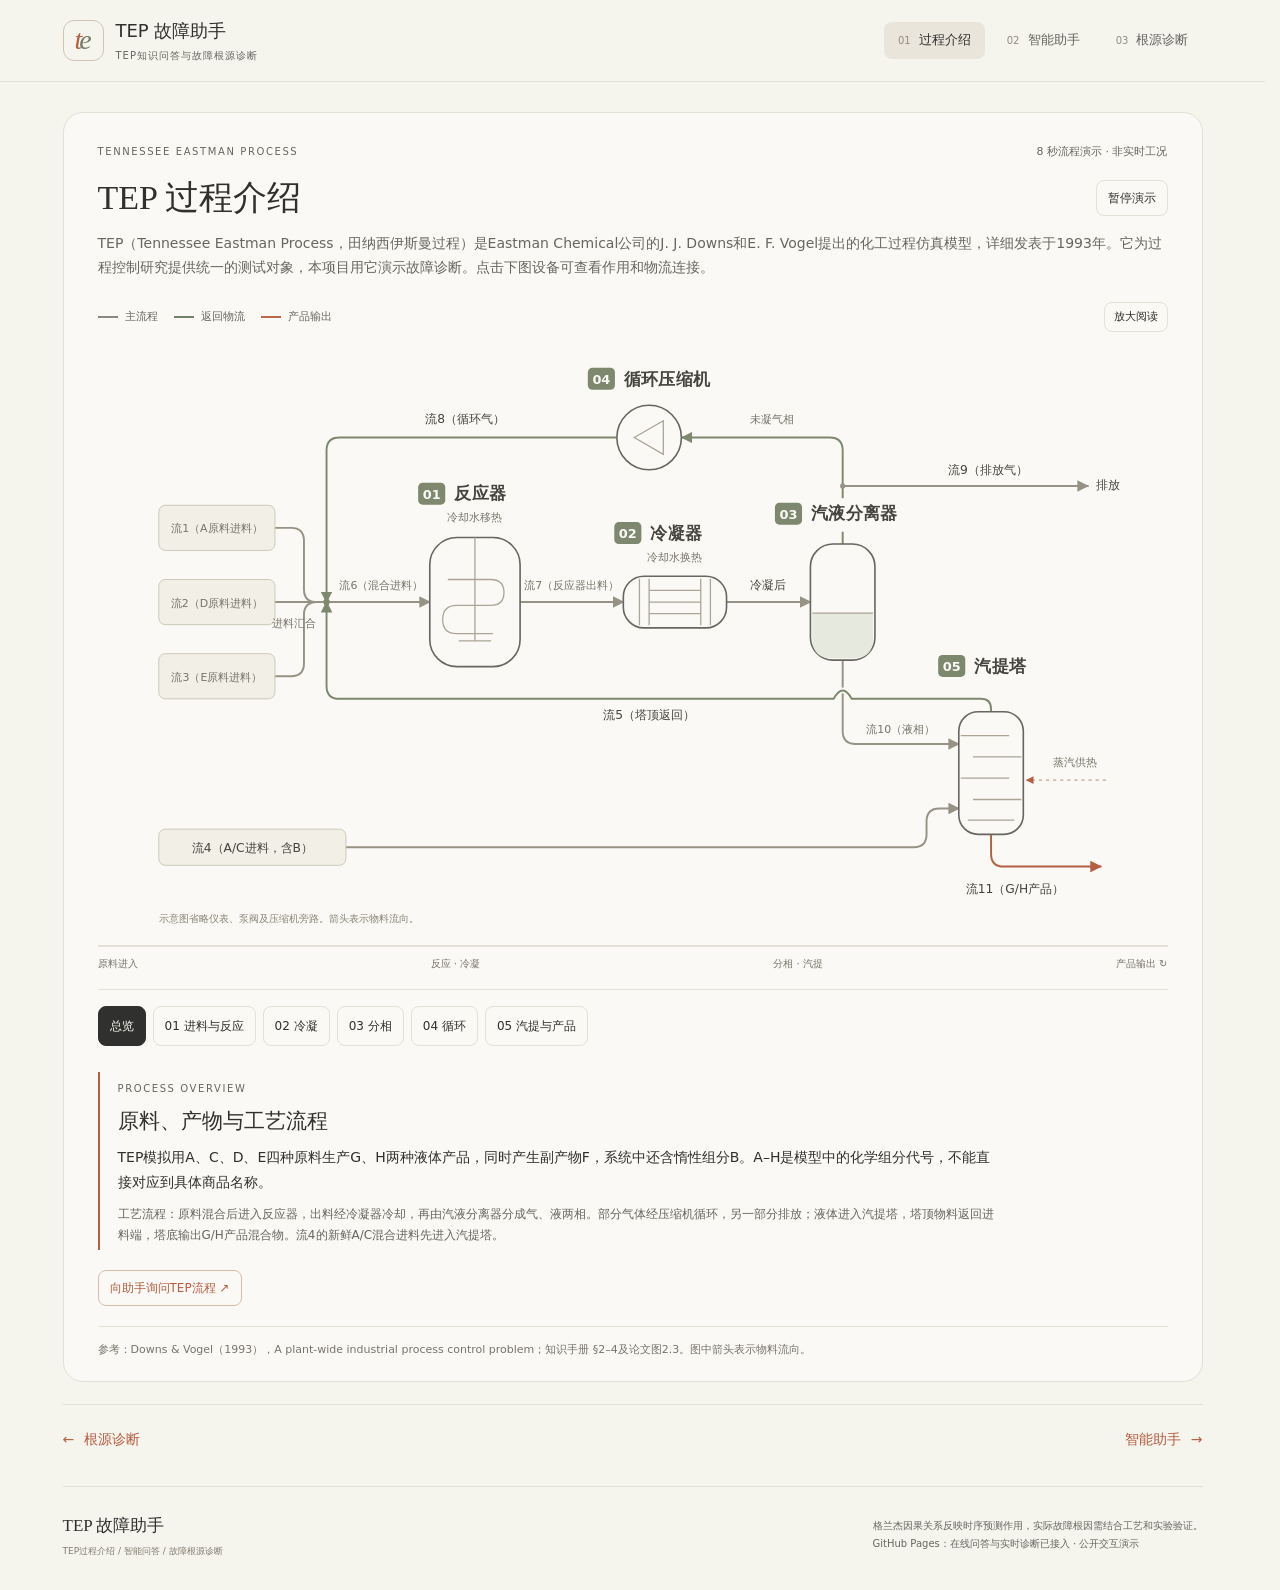
<file: docs/index.html>
<!doctype html>
<html lang="zh-CN"><head><meta charset="utf-8"><meta name="viewport" content="width=device-width,initial-scale=1">
<title>TEP 故障助手 · 工艺、知识与诊断</title>
<style>
.tep-process{--tep-paper:#faf9f5;--tep-ink:#30302e;--tep-muted:#67665f;--tep-border:#e3e0d6;--tep-accent:#b65e42;background:var(--tep-paper);color:var(--tep-ink);border:1px solid var(--tep-border);border-radius:20px;padding:28px 26px 18px;margin:20px 0 30px;overflow:hidden}
.tep-topline,.tep-title-row,.tep-legend{display:flex;align-items:center;justify-content:space-between;gap:12px;flex-wrap:wrap}.tep-kicker{font-size:10px;letter-spacing:1.6px;color:var(--tep-muted)}.tep-disclaimer{font-size:11px;color:var(--tep-muted)}.tep-title-row{margin-top:14px}.tep-process h2{font-family:Georgia,"Songti SC","SimSun",serif;font-size:27px;font-weight:500;line-height:1.4;margin:0}.tep-intro{font-size:14px;color:var(--tep-muted);margin:10px 0 22px;line-height:1.7}
.tep-process button{font-size:12px;min-height:36px;padding:8px 11px;border:1px solid var(--tep-border);background:transparent;color:var(--tep-ink);border-radius:8px;transition:background .2s,border-color .2s}.tep-process button:hover{background:#eeece3;border-color:#c9c5b9}.tep-process button:focus-visible,.tep-canvas:focus-visible{outline:2px solid var(--tep-accent);outline-offset:3px}.tep-process button:disabled{cursor:default}
.tep-legend{justify-content:flex-start;gap:16px;font-size:11px;color:var(--tep-muted)}.tep-legend span{display:flex;align-items:center;gap:7px}.tep-legend i{width:20px;height:2px;display:inline-block;background:#8b887f}.tep-legend .tep-line-recycle{background:#71816a}.tep-legend .tep-line-product{background:#be684b}.tep-legend button{margin-left:auto;font-size:11px;min-height:30px;padding:5px 9px}
.tep-canvas{overflow:auto;margin:12px -6px 0;scrollbar-width:thin;scrollbar-color:#b8b4a8 transparent}.tep-svg{width:100%;height:auto;display:block;overflow:visible}.tep-process.is-enlarged .tep-svg{min-width:1500px}.tep-svg text{font-family:system-ui,-apple-system,"Microsoft YaHei",sans-serif;fill:var(--tep-ink);font-size:18px}.tep-svg .tep-stream-label{font-size:17px;fill:var(--tep-muted);paint-order:stroke;stroke:var(--tep-paper);stroke-width:6px;stroke-linejoin:round}.tep-pipe{color:#8b887f;transition:opacity .35s}.tep-recycle{color:#71816a}.tep-product{color:#be684b}.tep-pipe-clear{fill:none;stroke:var(--tep-paper);stroke-width:9px}.tep-pipe-base{fill:none;stroke:currentColor;stroke-width:2;opacity:.6;stroke-linejoin:round}.tep-trace{fill:none;stroke:currentColor;stroke-width:3;stroke-dasharray:1000;stroke-dashoffset:1000;opacity:0;pointer-events:none}.tep-flow{fill:none;stroke:#b65e42;stroke-width:5;stroke-linecap:round;stroke-dasharray:40 1960;stroke-dashoffset:40;opacity:0;pointer-events:none}.tep-timed{animation-duration:8s;animation-timing-function:linear;animation-iteration-count:infinite;animation-play-state:paused}.tep-process[data-running="true"] .tep-timed{animation-play-state:running}.tep-pulse{fill:#f2e5d4;stroke:#c99277;stroke-width:1.5;opacity:0;pointer-events:none}.tep-process.has-focus .tep-pulse{display:none}.tep-product-finish{animation-name:tep-product-done}@keyframes tep-product-done{0%,86%,100%{fill:#faf9f5;stroke:#b8b3a6}90%,95%{fill:#edd6c2;stroke:#b65e42}}.tep-timeline{height:2px;background:#e4e0d5;margin-top:8px;overflow:hidden}.tep-timeline span{display:block;width:100%;height:100%;background:#b65e42;transform-origin:left;transform:scaleX(0);animation-name:tep-progress}.tep-timeline-labels{display:flex;justify-content:space-between;gap:8px;font-size:10px;color:#77746b;margin:9px 0 17px}@keyframes tep-progress{to{transform:scaleX(1)}}
.tep-equipment{cursor:pointer;outline:none;transition:opacity .35s}.tep-hit{fill:transparent;stroke:transparent;stroke-width:1.5;transition:fill .25s,stroke .25s}.tep-equipment:hover .tep-hit,.tep-equipment:focus-visible .tep-hit{fill:#efede5;stroke:#c4bfb0}.tep-equipment.is-selected .tep-hit{fill:#f1e8dd;stroke:#c99277}.tep-vessel{fill:var(--tep-paper);stroke:#5e5d59;stroke-width:2}.tep-internal{fill:none;stroke:#aaa598;stroke-width:1.7;stroke-linecap:round}.tep-liquid-fill{fill:#e8e7da}.tep-svg .tep-device-label{font-size:20px;font-weight:500}.tep-svg .tep-device-number{font-size:12px;fill:#969185;letter-spacing:1px}.tep-process.has-focus .tep-pipe:not(.is-related){opacity:.16}.tep-process.has-focus .tep-equipment:not(.is-related){opacity:.38}.tep-pipe.is-related .tep-pipe-base{stroke-width:2.5}.tep-boundaries{fill:var(--tep-paper);stroke:#b8b3a6;stroke-width:1.5}.tep-boundaries text{stroke:none}.tep-boundaries circle{fill:#8b887f;stroke:none}.tep-utilities{fill:none;stroke:#c4bfb1;stroke-width:1.3;stroke-dasharray:3 4}.tep-utilities text{stroke:none;fill:#77746b;font-size:15px}.tep-svg .tep-minor-label{font-size:15px;fill:#77746b}
.tep-steps{display:flex;flex-wrap:wrap;gap:7px;padding:16px 0;border-top:1px solid var(--tep-border)}.tep-steps button[aria-pressed="true"]{background:#30302e;border-color:#30302e;color:#faf9f5}.tep-explanation{border-left:2px solid var(--tep-accent);padding:3px 0 3px 18px;margin:10px 0 20px;min-height:172px}.tep-explanation h3{font-family:Georgia,"Songti SC","SimSun",serif;font-size:21px;font-weight:500;margin:8px 0;line-height:1.4}.tep-explanation p{font-size:14px;line-height:1.8;margin:0}.tep-explanation .tep-caption-note{font-size:12px;color:var(--tep-muted);margin-top:9px}.tep-source{font-size:11px!important;color:#77746b;line-height:1.6!important;margin:0;padding-top:14px;border-top:1px solid var(--tep-border)}
@media(max-width:600px){.tep-process{padding:20px 16px 16px}.tep-topline{gap:6px}.tep-title-row{align-items:flex-start}.tep-process h2{font-size:23px}.tep-disclaimer{font-size:10px}.tep-title-row button{font-size:11px}.tep-legend{gap:10px}.tep-legend button{margin-left:0}.tep-explanation{min-height:240px;padding-left:13px}.tep-explanation h3{font-size:19px}.tep-steps button{min-height:40px}.tep-intro{margin-bottom:16px}}
@media(prefers-reduced-motion:reduce){.tep-process *, .tep-process *::before{transition:none!important}}
.tep-pipe[data-pipe="feed-a"] .tep-trace{animation-name:tep-trace-feed-a}@keyframes tep-trace-feed-a{0%,0.625%{stroke-dashoffset:1000;opacity:0}0.635%{stroke-dashoffset:1000;opacity:.85}12.500%,94%{stroke-dashoffset:0;opacity:.85}98%,100%{stroke-dashoffset:0;opacity:0}}.tep-pipe[data-pipe="feed-a"] .tep-flow{animation-name:tep-flow-feed-a}@keyframes tep-flow-feed-a{0%,0.625%{stroke-dashoffset:40;opacity:0}0.635%{stroke-dashoffset:40;opacity:.95}12.500%{stroke-dashoffset:-1000;opacity:.95}12.510%,100%{stroke-dashoffset:-1000;opacity:0}}.tep-pipe[data-pipe="feed-d"] .tep-trace{animation-name:tep-trace-feed-d}@keyframes tep-trace-feed-d{0%,0.625%{stroke-dashoffset:1000;opacity:0}0.635%{stroke-dashoffset:1000;opacity:.85}12.500%,94%{stroke-dashoffset:0;opacity:.85}98%,100%{stroke-dashoffset:0;opacity:0}}.tep-pipe[data-pipe="feed-d"] .tep-flow{animation-name:tep-flow-feed-d}@keyframes tep-flow-feed-d{0%,0.625%{stroke-dashoffset:40;opacity:0}0.635%{stroke-dashoffset:40;opacity:.95}12.500%{stroke-dashoffset:-1000;opacity:.95}12.510%,100%{stroke-dashoffset:-1000;opacity:0}}.tep-pipe[data-pipe="feed-e"] .tep-trace{animation-name:tep-trace-feed-e}@keyframes tep-trace-feed-e{0%,0.625%{stroke-dashoffset:1000;opacity:0}0.635%{stroke-dashoffset:1000;opacity:.85}12.500%,94%{stroke-dashoffset:0;opacity:.85}98%,100%{stroke-dashoffset:0;opacity:0}}.tep-pipe[data-pipe="feed-e"] .tep-flow{animation-name:tep-flow-feed-e}@keyframes tep-flow-feed-e{0%,0.625%{stroke-dashoffset:40;opacity:0}0.635%{stroke-dashoffset:40;opacity:.95}12.500%{stroke-dashoffset:-1000;opacity:.95}12.510%,100%{stroke-dashoffset:-1000;opacity:0}}.tep-pipe[data-pipe="mixed"] .tep-trace{animation-name:tep-trace-mixed}@keyframes tep-trace-mixed{0%,11.875%{stroke-dashoffset:1000;opacity:0}11.885%{stroke-dashoffset:1000;opacity:.85}16.875%,94%{stroke-dashoffset:0;opacity:.85}98%,100%{stroke-dashoffset:0;opacity:0}}.tep-pipe[data-pipe="mixed"] .tep-flow{animation-name:tep-flow-mixed}@keyframes tep-flow-mixed{0%,11.875%{stroke-dashoffset:40;opacity:0}11.885%{stroke-dashoffset:40;opacity:.95}16.875%{stroke-dashoffset:-1000;opacity:.95}16.885%,100%{stroke-dashoffset:-1000;opacity:0}}.tep-pipe[data-pipe="react-out"] .tep-trace{animation-name:tep-trace-react-out}@keyframes tep-trace-react-out{0%,25.000%{stroke-dashoffset:1000;opacity:0}25.010%{stroke-dashoffset:1000;opacity:.85}33.125%,94%{stroke-dashoffset:0;opacity:.85}98%,100%{stroke-dashoffset:0;opacity:0}}.tep-pipe[data-pipe="react-out"] .tep-flow{animation-name:tep-flow-react-out}@keyframes tep-flow-react-out{0%,25.000%{stroke-dashoffset:40;opacity:0}25.010%{stroke-dashoffset:40;opacity:.95}33.125%{stroke-dashoffset:-1000;opacity:.95}33.135%,100%{stroke-dashoffset:-1000;opacity:0}}.tep-pipe[data-pipe="condensed"] .tep-trace{animation-name:tep-trace-condensed}@keyframes tep-trace-condensed{0%,37.500%{stroke-dashoffset:1000;opacity:0}37.510%{stroke-dashoffset:1000;opacity:.85}44.375%,94%{stroke-dashoffset:0;opacity:.85}98%,100%{stroke-dashoffset:0;opacity:0}}.tep-pipe[data-pipe="condensed"] .tep-flow{animation-name:tep-flow-condensed}@keyframes tep-flow-condensed{0%,37.500%{stroke-dashoffset:40;opacity:0}37.510%{stroke-dashoffset:40;opacity:.95}44.375%{stroke-dashoffset:-1000;opacity:.95}44.385%,100%{stroke-dashoffset:-1000;opacity:0}}.tep-pipe[data-pipe="gas"] .tep-trace{animation-name:tep-trace-gas}@keyframes tep-trace-gas{0%,50.000%{stroke-dashoffset:1000;opacity:0}50.010%{stroke-dashoffset:1000;opacity:.85}55.625%,94%{stroke-dashoffset:0;opacity:.85}98%,100%{stroke-dashoffset:0;opacity:0}}.tep-pipe[data-pipe="gas"] .tep-flow{animation-name:tep-flow-gas}@keyframes tep-flow-gas{0%,50.000%{stroke-dashoffset:40;opacity:0}50.010%{stroke-dashoffset:40;opacity:.95}55.625%{stroke-dashoffset:-1000;opacity:.95}55.635%,100%{stroke-dashoffset:-1000;opacity:0}}.tep-pipe[data-pipe="recycle"] .tep-trace{animation-name:tep-trace-recycle}@keyframes tep-trace-recycle{0%,58.750%{stroke-dashoffset:1000;opacity:0}58.760%{stroke-dashoffset:1000;opacity:.85}73.750%,94%{stroke-dashoffset:0;opacity:.85}98%,100%{stroke-dashoffset:0;opacity:0}}.tep-pipe[data-pipe="recycle"] .tep-flow{animation-name:tep-flow-recycle}@keyframes tep-flow-recycle{0%,58.750%{stroke-dashoffset:40;opacity:0}58.760%{stroke-dashoffset:40;opacity:.95}73.750%{stroke-dashoffset:-1000;opacity:.95}73.760%,100%{stroke-dashoffset:-1000;opacity:0}}.tep-pipe[data-pipe="purge"] .tep-trace{animation-name:tep-trace-purge}@keyframes tep-trace-purge{0%,50.000%{stroke-dashoffset:1000;opacity:0}50.010%{stroke-dashoffset:1000;opacity:.85}62.500%,94%{stroke-dashoffset:0;opacity:.85}98%,100%{stroke-dashoffset:0;opacity:0}}.tep-pipe[data-pipe="purge"] .tep-flow{animation-name:tep-flow-purge}@keyframes tep-flow-purge{0%,50.000%{stroke-dashoffset:40;opacity:0}50.010%{stroke-dashoffset:40;opacity:.95}62.500%{stroke-dashoffset:-1000;opacity:.95}62.510%,100%{stroke-dashoffset:-1000;opacity:0}}.tep-pipe[data-pipe="liquid"] .tep-trace{animation-name:tep-trace-liquid}@keyframes tep-trace-liquid{0%,51.250%{stroke-dashoffset:1000;opacity:0}51.260%{stroke-dashoffset:1000;opacity:.85}60.625%,94%{stroke-dashoffset:0;opacity:.85}98%,100%{stroke-dashoffset:0;opacity:0}}.tep-pipe[data-pipe="liquid"] .tep-flow{animation-name:tep-flow-liquid}@keyframes tep-flow-liquid{0%,51.250%{stroke-dashoffset:40;opacity:0}51.260%{stroke-dashoffset:40;opacity:.95}60.625%{stroke-dashoffset:-1000;opacity:.95}60.635%,100%{stroke-dashoffset:-1000;opacity:0}}.tep-pipe[data-pipe="strip-feed"] .tep-trace{animation-name:tep-trace-strip-feed}@keyframes tep-trace-strip-feed{0%,50.000%{stroke-dashoffset:1000;opacity:0}50.010%{stroke-dashoffset:1000;opacity:.85}60.625%,94%{stroke-dashoffset:0;opacity:.85}98%,100%{stroke-dashoffset:0;opacity:0}}.tep-pipe[data-pipe="strip-feed"] .tep-flow{animation-name:tep-flow-strip-feed}@keyframes tep-flow-strip-feed{0%,50.000%{stroke-dashoffset:40;opacity:0}50.010%{stroke-dashoffset:40;opacity:.95}60.625%{stroke-dashoffset:-1000;opacity:.95}60.635%,100%{stroke-dashoffset:-1000;opacity:0}}.tep-pipe[data-pipe="top-return"] .tep-trace{animation-name:tep-trace-top-return}@keyframes tep-trace-top-return{0%,68.750%{stroke-dashoffset:1000;opacity:0}68.760%{stroke-dashoffset:1000;opacity:.85}83.750%,94%{stroke-dashoffset:0;opacity:.85}98%,100%{stroke-dashoffset:0;opacity:0}}.tep-pipe[data-pipe="top-return"] .tep-flow{animation-name:tep-flow-top-return}@keyframes tep-flow-top-return{0%,68.750%{stroke-dashoffset:40;opacity:0}68.760%{stroke-dashoffset:40;opacity:.95}83.750%{stroke-dashoffset:-1000;opacity:.95}83.760%,100%{stroke-dashoffset:-1000;opacity:0}}.tep-pipe[data-pipe="product"] .tep-trace{animation-name:tep-trace-product}@keyframes tep-trace-product{0%,75.000%{stroke-dashoffset:1000;opacity:0}75.010%{stroke-dashoffset:1000;opacity:.85}90.000%,94%{stroke-dashoffset:0;opacity:.85}98%,100%{stroke-dashoffset:0;opacity:0}}.tep-pipe[data-pipe="product"] .tep-flow{animation-name:tep-flow-product}@keyframes tep-flow-product{0%,75.000%{stroke-dashoffset:40;opacity:0}75.010%{stroke-dashoffset:40;opacity:.95}90.000%{stroke-dashoffset:-1000;opacity:.95}90.010%,100%{stroke-dashoffset:-1000;opacity:0}}.tep-equipment[data-equipment="reactor"] .tep-pulse{animation-name:tep-unit-reactor}@keyframes tep-unit-reactor{0%,16.875%{opacity:0}18.875%,26.875%{opacity:1}29.875%,100%{opacity:0}}.tep-equipment[data-equipment="condenser"] .tep-pulse{animation-name:tep-unit-condenser}@keyframes tep-unit-condenser{0%,33.125%{opacity:0}35.125%,40.000%{opacity:1}43.000%,100%{opacity:0}}.tep-equipment[data-equipment="separator"] .tep-pulse{animation-name:tep-unit-separator}@keyframes tep-unit-separator{0%,44.375%{opacity:0}46.375%,53.750%{opacity:1}56.750%,100%{opacity:0}}.tep-equipment[data-equipment="compressor"] .tep-pulse{animation-name:tep-unit-compressor}@keyframes tep-unit-compressor{0%,55.625%{opacity:0}57.625%,62.500%{opacity:1}65.500%,100%{opacity:0}}.tep-equipment[data-equipment="stripper"] .tep-pulse{animation-name:tep-unit-stripper}@keyframes tep-unit-stripper{0%,60.625%{opacity:0}62.625%,77.500%{opacity:1}80.500%,100%{opacity:0}}
:root{--paper:#f5f4ed;--surface:#faf9f5;--ink:#30302e;--muted:#67665f;--line:#e3e0d6;--accent:#b65e42;--accent-soft:#f2e5d9;--sage:#73816b;--serif:Georgia,"Songti SC","SimSun",serif}
*{box-sizing:border-box}html{scroll-behavior:smooth;scroll-padding-top:0}body{margin:0;font-family:system-ui,-apple-system,"Microsoft YaHei",sans-serif;color:var(--ink);background:var(--paper);font-size:15px;line-height:1.6}a{color:inherit;text-decoration:none}button,textarea,select,input{font:inherit}button,a,select,summary{-webkit-tap-highlight-color:transparent}button{cursor:pointer}button:disabled{opacity:.5;cursor:default}button:focus-visible,a:focus-visible,summary:focus-visible,select:focus-visible,textarea:focus-visible{outline:2px solid var(--accent);outline-offset:4px}button{border:1px solid var(--line);border-radius:9px;background:transparent;color:var(--ink);padding:10px 14px;line-height:1.4}button:hover:not(:disabled){background:#eeece3}button.primary-button{background:var(--accent);border-color:var(--accent);color:var(--surface);font-weight:500;white-space:nowrap}button.primary-button:hover:not(:disabled){background:#9d4f36;border-color:#9d4f36}.primary-button span{margin-left:10px}p{margin:0 0 12px;line-height:1.75}h1,h2,h3{font-family:var(--serif);font-weight:500;line-height:1.35;margin:0}h2{font-size:30px}h3{font-size:23px}small{color:var(--muted);font-size:12px}summary{cursor:pointer;list-style:none;font-weight:500}summary::-webkit-details-marker{display:none}summary:before{content:'+';font-family:system-ui;margin-right:10px;color:var(--accent)}details[open]>summary:before{content:'−'}.sr-only{position:absolute;width:1px;height:1px;padding:0;overflow:hidden;clip:rect(0,0,0,0);white-space:nowrap;border:0}.skip-link{position:fixed;left:20px;top:-80px;z-index:100;background:var(--ink);color:var(--surface);padding:12px}.skip-link:focus{top:10px}
.app-header{position:sticky;top:0;z-index:20;border-bottom:1px solid var(--line);background:rgba(245,244,237,.96);backdrop-filter:blur(12px)}.header-inner{max-width:1192px;margin:auto;padding:17px 26px;display:flex;justify-content:space-between;align-items:center;gap:24px}.brand{display:flex;align-items:center;gap:12px;font-size:18px;white-space:nowrap}.brand small{display:block;font-size:10px;letter-spacing:1px;margin-top:2px}.brand-symbol{display:flex;align-items:baseline;justify-content:center;width:41px;height:41px;border:1px solid #d1c4b5;border-radius:11px;font-family:Georgia,serif;font-size:28px;font-style:italic;line-height:37px;color:var(--accent)}.brand-symbol span{color:#757d69;margin-left:-3px}.main-nav{display:flex;gap:8px}.main-nav a{font-size:13px;padding:8px 14px;border-radius:8px;color:var(--muted);white-space:nowrap}.main-nav a span{font-size:10px;color:#938c7e;margin-right:4px}.main-nav a:hover{background:#eae7dd}.main-nav a[aria-selected="true"]{background:#e9e5da;color:var(--ink)}main{max-width:1192px;margin:auto;padding:0 26px}.tep-process{margin:30px 0 0;padding:30px 34px 22px;scroll-margin-top:110px}.tep-process h2{font-size:34px}.tep-canvas{max-width:1000px;margin:12px auto 0}.tep-explanation{max-width:900px;min-height:138px}.tep-process .tep-steps button{min-height:40px}.workspace{margin:72px 0 0;scroll-margin-top:110px}.section-heading{display:flex;justify-content:space-between;align-items:flex-end;gap:30px;margin:0 0 27px}.eyebrow,.side-label{font-size:10px;letter-spacing:1.6px;color:var(--muted);display:block;margin-bottom:10px}.section-heading p{font-size:13px;color:var(--muted);margin:0;max-width:390px}.card{background:var(--surface);border:1px solid var(--line);border-radius:16px}.knowledge-layout{display:grid;grid-template-columns:260px minmax(0,1fr);gap:32px}.knowledge-guide{padding-top:9px}.knowledge-guide h3{font-size:25px;margin-bottom:24px}.question-examples{display:flex;flex-direction:column;gap:8px}.question-examples button{text-align:left;position:relative;padding:14px 28px 14px 14px;font-size:13px;background:var(--surface)}.question-examples button>span{display:block;font-size:10px;color:#8a8478;margin-bottom:4px;letter-spacing:.5px}.question-examples i{font-style:normal;position:absolute;right:12px;bottom:14px;color:var(--accent)}.guide-note{font-size:12px;color:var(--muted);margin:22px 0}.text-link,.text-button{font-size:13px;color:var(--accent)}.text-link span{margin-left:12px}.text-button{border:0;padding:0;line-height:1.8}.text-button:hover{background:none!important;text-decoration:underline}
.chat{display:flex;flex-direction:column;height:100%;min-height:0;overflow:hidden;min-width:0}.chat-toolbar{flex:none;padding:14px 20px;display:flex;justify-content:space-between;align-items:center;border-bottom:1px solid var(--line);font-size:12px}.quiet-dot{display:inline-block;height:6px;width:6px;border-radius:50%;background:var(--sage);margin-right:7px}.quiet-button{font-size:12px;padding:7px 10px}.chat-log{flex:1;min-height:0;overflow-y:auto;overscroll-behavior:contain;scrollbar-width:thin;scrollbar-color:#c4bdaf transparent;display:flex;flex-direction:column;gap:20px;padding:24px}.chat-log>.message{flex-shrink:0}.message{max-width:92%;padding:15px 18px;border-radius:12px;font-size:14px;line-height:1.85;white-space:pre-wrap;overflow-wrap:anywhere}.message.assistant{align-self:flex-start;background:#eeece3;border-bottom-left-radius:3px}.message.user{align-self:flex-end;background:#ded8ca;border-bottom-right-radius:3px}.message.welcome{background:none;margin:auto 0;padding:10px 0;font-size:17px;line-height:1.9;max-width:100%}.welcome-mark{font:35px Georgia,serif;color:var(--accent);margin:16px 0 11px}.message-label{font-size:10px;color:var(--muted);letter-spacing:1px}.message small{display:block;line-height:1.7;margin-top:9px}.sources{margin-top:14px;padding-top:10px;border-top:1px solid #d9d4c7;white-space:normal;font-size:12px}.sources summary{color:var(--accent)}.sources ul{list-style:none;margin:12px 0 0;padding:0}.sources li{padding:12px 0;border-top:1px solid #ded9cd}.sources li:first-child{border-top:0}.sources li>div{font-weight:500}.sources p{font-size:12px;margin:9px 0 0;color:var(--muted)}.sources small{margin-top:5px;font-size:10px}.message.error{background:#f2e1d8;color:#8c402c}.message.loading{color:var(--muted)}.message.loading:before{content:'◌';display:inline-block;margin-right:8px;animation:thinking 1.3s linear infinite}@keyframes thinking{to{transform:rotate(360deg)}}.composer{flex:none;padding:14px 20px;border-top:1px solid var(--line)}.composer-row{display:flex;align-items:flex-end;gap:10px}.composer textarea{resize:none;display:block;flex:1;min-width:0;width:100%;height:48px;min-height:48px;max-height:110px;border:1px solid var(--line);border-radius:9px;background:var(--surface);color:var(--ink);line-height:1.65;outline-offset:2px;padding:10px 12px;font-size:14px}.composer textarea::placeholder{color:#918b7e}.composer-footer{margin-top:7px}.composer-footer>span{font-size:10px;color:#827c6f}.composer .primary-button{flex:none;font-size:13px;padding:9px 17px;height:48px}
.diagnosis-setup{display:grid;grid-template-columns:300px 1fr;gap:34px;padding:28px}.case-intro{border-right:1px solid var(--line);padding-right:28px}.case-tag{font-size:10px;color:var(--accent);letter-spacing:.7px}.case-intro h3{margin:7px 0 10px}.case-intro p{font-size:12px;color:var(--muted);line-height:1.8}.parameter-grid{display:grid;grid-template-columns:1fr 1fr;gap:20px}.parameter-grid label{font-size:13px;display:block}.parameter-grid select{display:block;width:100%;padding:10px 12px;border:1px solid #d7d2c5;border-radius:9px;background:var(--paper);color:var(--ink);margin:8px 0 6px;min-height:43px}.parameter-grid small{font-size:11px}.run-row{display:flex;justify-content:space-between;align-items:center;gap:12px;margin-top:24px}.run-row>span{font-size:11px;color:var(--muted)}.run-row button{min-height:44px}.run-status{font-size:13px;color:var(--muted);margin:15px 2px 0}.run-status.error{color:#8c402c}.diagnose-empty{display:flex;align-items:center;gap:18px;border:1px dashed #d7d1c3;border-radius:14px;padding:36px 30px;margin-top:20px;color:var(--muted)}.diagnose-empty h3{font-size:21px;color:var(--ink);margin-bottom:6px}.diagnose-empty p{font-size:12px;margin:0}.empty-icon{font:36px var(--serif);color:#a58c74}.empty-step{font-size:9px;letter-spacing:1px;margin-left:auto}.diagnose-empty[hidden]{display:none}#diagnose-output{scroll-margin-top:110px;outline:none}#diagnose-output.is-loading{opacity:.45;pointer-events:none}#diagnose-output:empty{display:none}.result-summary{padding:25px 28px;margin:22px 0 18px}.result-summary-top{display:flex;align-items:center;justify-content:space-between;gap:15px;margin-bottom:18px}.result-summary-top h3{font-size:22px}.result-window{font-size:11px;color:var(--muted)}.candidate-row{display:flex;align-items:center;justify-content:space-between;gap:20px}.candidate-list{display:flex;flex-wrap:wrap;gap:9px}.candidate-chip{display:flex;align-items:center;gap:12px;background:var(--accent-soft);border-color:#d7bba8;padding:12px 16px;text-align:left}.candidate{font-family:Georgia,serif;font-size:27px;color:#a75135;line-height:1}.candidate-chip small{display:block;font-size:11px;color:#775c48}.candidate-chip i{font-size:14px;font-style:normal;color:#a75135}.result-stat{text-align:right;white-space:nowrap;color:var(--muted);font-size:12px}.result-stat strong{font:26px Georgia,serif;color:var(--ink);margin-right:5px}.result-note{font-size:12px;color:var(--muted);margin:16px 0 0}.result-empty-title{font:24px var(--serif)}
.path-explorer{padding:26px;margin-bottom:18px}.result-heading{display:flex;justify-content:space-between;align-items:flex-start;gap:20px;margin-bottom:15px}.result-heading h2{font-size:25px;margin-bottom:5px}.result-heading p{font-size:12px;color:var(--muted);margin:0}.graph-legend{display:flex;flex-wrap:wrap;gap:14px;font-size:10px;color:var(--muted);margin-bottom:12px}.graph-legend span{display:flex;align-items:center;gap:7px}.legend-node{display:inline-block;width:9px;height:9px;border:2px solid var(--accent);border-radius:50%}.legend-cycle{display:inline-block;width:20px;border-top:2px dashed var(--sage)}.network-layout{display:grid;grid-template-columns:minmax(0,1fr) 285px;gap:20px}.network-plot{min-width:0;overflow:auto;border:1px solid var(--line);border-radius:12px;background:#f7f6f0}.network-plot svg{width:100%;height:auto;min-width:450px;display:block}.path-sidebar{border-left:1px solid var(--line);padding-left:22px}.path-sidebar h3{font-size:20px;margin:0 0 9px}.path-sidebar>p{font-size:12px;color:var(--muted);line-height:1.7}.path-list{list-style:none;padding:0;margin:16px 0;counter-reset:path}.path-list li{margin:8px 0}.path-option{display:flex;align-items:center;width:100%;gap:10px;padding:12px 10px;border-color:var(--line);background:#f3f1e9;text-align:left;font-size:12px;white-space:normal;line-height:1.7}.path-number{font:12px Georgia,serif;color:#938675;align-self:flex-start;padding-top:3px}.path-option[aria-pressed="true"]{background:var(--accent-soft);border-color:#c99174;color:#9e4f34}.path-list small{display:block;padding:5px 0 0 25px;font-size:10px}.path-reset{font-size:11px;padding:7px 10px}.path-status{font-size:11px!important;margin:10px 0 0!important}.more-paths{font-size:12px}.more-paths summary{padding:5px 0}.feedback-note{font-size:12px!important;color:var(--muted);padding:15px 0 0;margin:17px 0 0!important;border-top:1px solid var(--line)}.graph-edge{transition:opacity .2s,stroke .2s}.graph-edge.path-active{stroke:var(--accent);stroke-width:3.5;marker-end:url(#arrow-active)}.graph-edge.path-muted{opacity:.1}.graph-node{transition:opacity .2s}.graph-node.path-muted{opacity:.42}.graph-node.path-active circle{stroke:var(--accent);stroke-width:3}.graph-node text{font-family:system-ui,-apple-system,"Microsoft YaHei",sans-serif}.plot-hint{font-size:11px;color:var(--muted);margin:0 0 10px;display:none}.evidence-section{padding:18px 24px;margin-top:12px}.evidence-section summary{font-size:14px}.evidence-section[open]>summary{padding-bottom:20px;border-bottom:1px solid var(--line);margin-bottom:20px}.evidence-section h2{font-size:23px;margin:24px 0 12px}.evidence-section h3{font-size:20px;margin-bottom:10px}.evidence-section p{font-size:13px;color:var(--muted)}.matrix-plot{max-width:530px;margin:auto;overflow:auto}.matrix-plot svg{display:block;width:100%;min-width:370px;height:auto}.matrix-and-guide{display:grid;grid-template-columns:minmax(0,1fr) 260px;gap:30px;align-items:center}.matrix-guide{font-size:13px;color:var(--muted)}.matrix-guide strong{color:var(--ink);font-weight:500}.matrix-key{margin:16px 0;display:flex;gap:16px}.matrix-key i{font-style:normal;border-radius:4px;padding:2px 8px;background:#eeeade}.matrix-key .selected{background:#b65e42;color:#faf9f5}.calculation-table{overflow:auto}table{width:100%;border-collapse:collapse;font-size:12px;margin:15px 0}th,td{text-align:left;padding:12px;border-bottom:1px solid var(--line);white-space:nowrap}th{font-weight:500;color:var(--muted);background:#f0eee5}.app-footer{border-top:1px solid var(--line);display:flex;justify-content:space-between;align-items:center;gap:24px;margin:70px 0 0;padding:25px 0 32px}.app-footer>span{font-family:var(--serif);font-size:17px}.app-footer small{display:block;font-family:system-ui;font-size:9px;margin-top:5px;color:#827c6f}.app-footer p{font-size:10px;color:var(--muted);margin:0}.app-footer>a{font-size:12px;color:var(--accent)}[hidden]{display:none!important}
@media(max-width:980px){.knowledge-layout{grid-template-columns:220px minmax(0,1fr);gap:23px}.network-layout{grid-template-columns:minmax(0,1fr)}.path-sidebar{border-left:0;border-top:1px solid var(--line);padding:22px 0 0}.path-sidebar>.path-list{display:grid;grid-template-columns:repeat(3,minmax(0,1fr));gap:8px}.matrix-and-guide{grid-template-columns:minmax(0,1fr) 200px}.diagnosis-setup{grid-template-columns:240px 1fr;gap:24px}.empty-step{display:none}.result-summary-top{align-items:flex-start}}
@media(max-width:700px){html{scroll-padding-top:0}.header-inner{padding:12px 18px 8px;display:block}.brand{font-size:17px}.brand-symbol{width:34px;height:34px;font-size:24px;line-height:31px}.brand small{font-size:9px}.main-nav{margin-top:11px;gap:4px}.main-nav a{flex:1;text-align:center;padding:7px 5px;font-size:12px}.main-nav a span{font-size:9px}main{padding:0 16px}.tep-process{padding:20px 17px 17px;margin-top:19px;scroll-margin-top:132px}.tep-process h2{font-size:25px}.tep-explanation{min-height:220px}.workspace{margin-top:44px;scroll-margin-top:132px}.section-heading{display:block;margin-bottom:19px}.section-heading h2{font-size:25px}.section-heading p{font-size:12px;margin-top:11px}.section-heading br{display:none}.knowledge-layout{display:block}.knowledge-guide{padding:0}.knowledge-guide h3,.knowledge-guide>.side-label,.knowledge-guide .guide-note,.knowledge-guide .text-link{display:none}.question-examples{flex-direction:row;overflow-x:auto;margin:0 0 16px;padding-bottom:4px}.question-examples button{flex:0 0 190px;font-size:12px;padding:11px 24px 11px 12px}.chat-log{padding:18px;gap:16px}.chat-toolbar{flex:none;padding:12px 15px}.composer{padding:12px 15px}.message{font-size:13px;padding:13px 14px;max-width:95%}.message.welcome{font-size:15px}.diagnosis-setup{display:block;padding:20px}.case-intro{border:0;border-bottom:1px solid var(--line);padding:0 0 18px;margin-bottom:20px}.case-intro h3{font-size:22px}.case-intro p br{display:none}.parameter-grid{gap:12px}.parameter-grid label{font-size:12px}.parameter-grid small{font-size:10px}.parameter-grid select{font-size:13px;padding:10px 8px}.run-row{align-items:flex-end;margin-top:20px}.run-row>span{font-size:10px;max-width:130px}.run-row button{font-size:13px}.diagnose-empty{padding:24px 18px;gap:12px}.diagnose-empty h3{font-size:18px}.diagnose-empty p{font-size:11px}.result-summary{padding:20px;margin-top:18px}.result-summary-top{display:block}.result-summary-top h3{font-size:21px;margin-bottom:7px}.candidate-row{display:block}.candidate-list{gap:8px}.candidate-chip{padding:10px 12px;gap:8px}.candidate{font-size:23px}.result-stat{text-align:left;margin-top:14px;font-size:11px}.result-stat strong{font-size:22px}.path-explorer{padding:18px}.result-heading h2{font-size:22px}.network-plot svg{min-width:520px}.path-sidebar>.path-list{display:block}.plot-hint{display:block}.matrix-and-guide{display:flex;flex-direction:column;align-items:stretch;gap:20px}.evidence-section{padding:17px}.matrix-guide{font-size:12px}.evidence-section summary{font-size:13px}.evidence-section p{font-size:12px}.app-footer{margin-top:44px;display:block;padding:23px 0}.app-footer p{margin:15px 0}.app-footer>a{font-size:11px}.tep-timeline-labels{font-size:9px}#diagnose-output{scroll-margin-top:132px}}
.process-next{display:flex;justify-content:space-between;align-items:center;gap:15px;margin:10px 0 20px}.process-next a{font-size:12px;color:var(--accent)}.process-next button{color:var(--accent);border-color:#d7bba8}.graph-zoom{font-size:11px;white-space:nowrap;padding:8px 10px}.network-plot svg{min-width:0}.path-explorer.is-enlarged .network-plot svg{min-width:850px}.path-option>span:last-child{overflow-wrap:anywhere}.result-heading{align-items:center}.matrix-guide{padding-right:5px}
@media(max-width:700px){.process-next{align-items:flex-start;flex-direction:column}.network-plot svg{min-width:0}.path-explorer.is-enlarged .network-plot svg{min-width:700px}}
@media(prefers-reduced-motion:reduce){html{scroll-behavior:auto}*,*::before{transition:none!important}.message.loading:before{animation:none}}
.deployment-note { margin: 0 0 1rem; padding: .8rem 1rem; border: 1px solid #d4cab7; border-radius: 12px; background: #f7f1e8; color: #5d5548; line-height: 1.5; }
.citation-marker{font-size:.68em;line-height:0;vertical-align:super;color:var(--accent);margin:0 1px;white-space:nowrap}

/* 三个独立工作区。聊天占用当前视口，输入框始终位于记录下方。 */
html{scrollbar-gutter:stable}
#process-panel{margin:0}
#diagnosis{margin:0;padding-top:28px}
#knowledge{display:flex;flex-direction:column;height:calc(100dvh - var(--app-header-height,82px));min-height:500px;margin:0;padding:24px 0 0}
#knowledge .section-heading{display:block;margin-bottom:24px}
#knowledge .section-heading h2{font-size:26px}
#knowledge .knowledge-guide{padding-top:0}
#knowledge .knowledge-guide h3{font-size:22px;margin-bottom:18px}
#knowledge .guide-note{margin:16px 0}
#knowledge .knowledge-layout{flex:1;min-height:0;align-items:stretch}
#fallback-result:empty{display:none}
.page-navigation{display:flex;flex:none;justify-content:space-between;align-items:center;gap:20px;padding:18px 0;margin-top:22px;border-top:1px solid var(--line)}
.page-navigation a{display:inline-flex;align-items:center;gap:10px;padding:6px 0;color:var(--accent);font-size:14px;line-height:1.5}
.page-navigation a:hover{text-decoration:underline;text-underline-offset:5px}
#knowledge .page-navigation{margin-top:12px;padding:12px 0}
.app-footer{margin-top:12px}
body[data-active-tab="knowledge"] .app-footer{display:none}
@media(max-width:700px){
 #knowledge{padding-top:18px;min-height:500px}
 #knowledge .section-heading{margin-bottom:16px}
 #knowledge .section-heading h2{font-size:25px}
 #knowledge .knowledge-layout{display:flex;flex-direction:column;gap:0}
 .knowledge-guide{flex:none}
 .chat{flex:1;height:auto}
 .composer{padding:12px 15px}
 .composer-row{gap:8px}
 .composer .primary-button{padding:9px 13px}
 .page-navigation{margin-top:18px;gap:12px}
 .page-navigation a{font-size:13px}
 #knowledge .page-navigation{margin-top:10px;padding:8px 0}
 #diagnosis{padding-top:20px}
}
</style></head><body>
<a class="skip-link" href="#knowledge">跳到知识问答</a>
<header class="app-header"><div class="header-inner">
<a class="brand" href="#tep-process" aria-label="TEP故障助手，返回TEP过程介绍"><span class="brand-symbol" aria-hidden="true">t<span>e</span></span><span>TEP 故障助手<small>TEP知识问答与故障根源诊断</small></span></a>
<nav class="main-nav" role="tablist" aria-label="主要工作区"><a id="tab-process" href="#tep-process" role="tab" aria-controls="process-panel" aria-selected="true"><span>01</span> 过程介绍</a><a id="tab-knowledge" href="#knowledge" role="tab" aria-controls="knowledge" aria-selected="false" tabindex="-1"><span>02</span> 智能助手</a><a id="tab-diagnosis" href="#diagnosis" role="tab" aria-controls="diagnosis" aria-selected="false" tabindex="-1"><span>03</span> 根源诊断</a></nav>
</div></header>
<main>
<h1 class="sr-only">TEP 故障助手</h1>
<section id="process-panel" class="tab-panel" role="tabpanel" aria-labelledby="tab-process"><section id="tep-process" class="tep-process" aria-labelledby="tep-process-title" data-running="false">
<div class="tep-topline"><span class="tep-kicker">TENNESSEE EASTMAN PROCESS</span><span class="tep-disclaimer">8 秒流程演示 · 非实时工况</span></div>
<div class="tep-title-row"><h2 id="tep-process-title">TEP 过程介绍</h2><button type="button" id="tep-motion" aria-pressed="false" disabled>播放演示</button></div>
<p class="tep-intro">TEP（Tennessee Eastman Process，田纳西伊斯曼过程）是Eastman Chemical公司的J. J. Downs和E. F. Vogel提出的化工过程仿真模型，详细发表于1993年。它为过程控制研究提供统一的测试对象，本项目用它演示故障诊断。点击下图设备可查看作用和物流连接。</p>
<div class="tep-legend"><span><i class="tep-line-main"></i>主流程</span><span><i class="tep-line-recycle"></i>返回物流</span><span><i class="tep-line-product"></i>产品输出</span><button type="button" id="tep-zoom" aria-pressed="false" disabled>放大阅读</button></div>
<div class="tep-canvas" tabindex="0" role="region" aria-label="TEP工艺结构图，放大后可左右滚动">
<svg xmlns="http://www.w3.org/2000/svg" viewBox="0 0 1550 920" class="tep-svg" role="group" aria-label="TEP主设备和物流连接">
    <defs>
    <marker id="main-arrow" viewBox="0 0 10 10" refX="9" refY="5" markerWidth="6" markerHeight="6" orient="auto"><path d="M0 0L10 5L0 10Z" fill="#969386"/></marker>
    <marker id="return-arrow" viewBox="0 0 10 10" refX="9" refY="5" markerWidth="6" markerHeight="6" orient="auto"><path d="M0 0L10 5L0 10Z" fill="#7d886e"/></marker>
    <marker id="product-arrow" viewBox="0 0 10 10" refX="9" refY="5" markerWidth="6" markerHeight="6" orient="auto"><path d="M0 0L10 5L0 10Z" fill="#b65e42"/></marker>
    </defs><style>.tep-svg text{font-family:system-ui,-apple-system,"PingFang SC","Microsoft YaHei",sans-serif;fill:#45443e} .tep-svg .pipe{fill:none;stroke-width:3;stroke-linecap:round;stroke-linejoin:round} .tep-svg .main{stroke:#969386;marker-end:url(#main-arrow)} .tep-svg .return{stroke:#7d886e;marker-end:url(#return-arrow)} .tep-svg .product{stroke:#b65e42;marker-end:url(#product-arrow)} .tep-svg .shell{fill:#faf9f5;stroke:#67665f;stroke-width:2.5} .tep-svg .inside{fill:none;stroke:#aaa597;stroke-width:2} .tep-svg .label{font-size:19px} .tep-svg .minor{font-size:17px;fill:#777569} .tep-svg .device-name{font-size:26px;font-weight:600;letter-spacing:.4px} .tep-svg .num{fill:#faf9f5;font-size:20px;font-weight:600} .tep-svg .note{font-size:16px;fill:#888477}</style>
    <rect width="1550" height="920" fill="#faf9f5"/><g transform="translate(-50 0)">
    <g class="tep-pipe tep-main" data-pipe="feed-a"><path class="pipe main" d="M270 285 H295 Q315 285 315 305 V380 Q315 400 335 400 H350" style="marker-end:none"/><path class="tep-trace tep-timed" pathLength="1000" d="M270 285 H295 Q315 285 315 305 V380 Q315 400 335 400 H350"/><path class="tep-flow tep-timed" pathLength="1000" d="M270 285 H295 Q315 285 315 305 V380 Q315 400 335 400 H350"/></g><g class="tep-pipe tep-main" data-pipe="feed-d"><path class="pipe main" d="M270 400 H350" style="marker-end:none"/><path class="tep-trace tep-timed" pathLength="1000" d="M270 400 H350"/><path class="tep-flow tep-timed" pathLength="1000" d="M270 400 H350"/></g><g class="tep-pipe tep-main" data-pipe="feed-e"><path class="pipe main" d="M270 515 H295 Q315 515 315 495 V420 Q315 400 335 400 H350" style="marker-end:none"/><path class="tep-trace tep-timed" pathLength="1000" d="M270 515 H295 Q315 515 315 495 V420 Q315 400 335 400 H350"/><path class="tep-flow tep-timed" pathLength="1000" d="M270 515 H295 Q315 515 315 495 V420 Q315 400 335 400 H350"/></g><g class="tep-pipe tep-main" data-pipe="mixed"><path class="pipe main" d="M350 400 H510"/><path class="tep-trace tep-timed" pathLength="1000" d="M350 400 H510"/><path class="tep-flow tep-timed" pathLength="1000" d="M350 400 H510"/></g><g class="tep-pipe tep-main" data-pipe="react-out"><path class="pipe main" d="M650 400 H810"/><path class="tep-trace tep-timed" pathLength="1000" d="M650 400 H810"/><path class="tep-flow tep-timed" pathLength="1000" d="M650 400 H810"/></g><g class="tep-pipe tep-main" data-pipe="condensed"><path class="pipe main" d="M970 400 H1100"/><path class="tep-trace tep-timed" pathLength="1000" d="M970 400 H1100"/><path class="tep-flow tep-timed" pathLength="1000" d="M970 400 H1100"/></g><g class="tep-pipe tep-recycle" data-pipe="gas"><path class="pipe return" d="M1150 310 V165 Q1150 145 1130 145 H901"/><path class="tep-trace tep-timed" pathLength="1000" d="M1150 310 V165 Q1150 145 1130 145 H901"/><path class="tep-flow tep-timed" pathLength="1000" d="M1150 310 V165 Q1150 145 1130 145 H901"/></g><g class="tep-pipe tep-recycle" data-pipe="recycle"><path class="pipe return" d="M799 145 H370 Q350 145 350 165 V400"/><path class="tep-trace tep-timed" pathLength="1000" d="M799 145 H370 Q350 145 350 165 V400"/><path class="tep-flow tep-timed" pathLength="1000" d="M799 145 H370 Q350 145 350 165 V400"/></g><g class="tep-pipe tep-main" data-pipe="purge"><path class="pipe main" d="M1150 220 H1530"/><path class="tep-trace tep-timed" pathLength="1000" d="M1150 220 H1530"/><path class="tep-flow tep-timed" pathLength="1000" d="M1150 220 H1530"/></g><g class="tep-pipe tep-main" data-pipe="liquid"><path class="pipe main" d="M1150 490 V600 Q1150 620 1170 620 H1330"/><path class="tep-trace tep-timed" pathLength="1000" d="M1150 490 V600 Q1150 620 1170 620 H1330"/><path class="tep-flow tep-timed" pathLength="1000" d="M1150 490 V600 Q1150 620 1170 620 H1330"/></g><g class="tep-pipe tep-recycle" data-pipe="top-return"><path class="tep-pipe-clear" d="M1380 570 V566 Q1380 550 1364 550 H1164 Q1150 524 1136 550 H370 Q350 550 350 530 V400"/><path class="pipe return" d="M1380 570 V566 Q1380 550 1364 550 H1164 Q1150 524 1136 550 H370 Q350 550 350 530 V400"/><path class="tep-trace tep-timed" pathLength="1000" d="M1380 570 V566 Q1380 550 1364 550 H1164 Q1150 524 1136 550 H370 Q350 550 350 530 V400"/><path class="tep-flow tep-timed" pathLength="1000" d="M1380 570 V566 Q1380 550 1364 550 H1164 Q1150 524 1136 550 H370 Q350 550 350 530 V400"/></g><g class="tep-pipe tep-main" data-pipe="strip-feed"><path class="pipe main" d="M380 780 H1260 Q1280 780 1280 760 V740 Q1280 720 1300 720 H1330"/><path class="tep-trace tep-timed" pathLength="1000" d="M380 780 H1260 Q1280 780 1280 760 V740 Q1280 720 1300 720 H1330"/><path class="tep-flow tep-timed" pathLength="1000" d="M380 780 H1260 Q1280 780 1280 760 V740 Q1280 720 1300 720 H1330"/></g><g class="tep-pipe tep-product" data-pipe="product"><path class="pipe product" d="M1380 760 V790 Q1380 810 1400 810 H1550"/><path class="tep-trace tep-timed" pathLength="1000" d="M1380 760 V790 Q1380 810 1400 810 H1550"/><path class="tep-flow tep-timed" pathLength="1000" d="M1380 760 V790 Q1380 810 1400 810 H1550"/></g><circle cx="1150" cy="220" r="4" fill="#969386"/><circle cx="350" cy="400" r="5" fill="#7d886e"/><rect x="90" y="250" width="180" height="70" rx="10" fill="#f1efe6" stroke="#ccc8bb" stroke-width="1.5"/><text class="minor" x="180" y="292" text-anchor="middle">流1（A原料进料）</text><rect x="90" y="365" width="180" height="70" rx="10" fill="#f1efe6" stroke="#ccc8bb" stroke-width="1.5"/><text class="minor" x="180" y="407" text-anchor="middle">流2（D原料进料）</text><rect x="90" y="480" width="180" height="70" rx="10" fill="#f1efe6" stroke="#ccc8bb" stroke-width="1.5"/><text class="minor" x="180" y="522" text-anchor="middle">流3（E原料进料）</text><text class="minor" x="333" y="438" text-anchor="end">进料汇合</text><rect x="90" y="752" width="290" height="56" rx="10" fill="#f1efe6" stroke="#ccc8bb" stroke-width="1.5"/><text class="label" x="235" y="787" text-anchor="middle">流4（A/C进料，含B）</text><rect x="1035" y="239" width="264" height="52" fill="#faf9f5"/><g class="tep-equipment" data-equipment="reactor" role="button" tabindex="0" aria-label="了解反应器" aria-pressed="false"><title>反应器：点击查看作用与进出物流</title><rect class="tep-pulse tep-timed" x="492" y="207" width="180" height="305" rx="16"/><rect class="tep-hit" x="492" y="207" width="180" height="305" rx="16"/><rect class="shell" x="510" y="300" width="140" height="200" rx="42"/><path class="inside" d="M580 300 V460 M538 365 H604 Q625 365 625 385 Q625 405 604 405 H552 Q530 405 530 427 Q530 449 552 449 H608 M555 460 H605"/><rect x="492" y="215" width="42" height="34" rx="7" fill="#7d886e"/><text class="num" x="513" y="240" text-anchor="middle">01</text><text class="device-name" x="548" y="241" text-anchor="start">反应器</text><text class="minor" x="580" y="275" text-anchor="middle">冷却水移热</text></g><g class="tep-equipment" data-equipment="condenser" role="button" tabindex="0" aria-label="了解冷凝器" aria-pressed="false"><title>冷凝器：点击查看作用与进出物流</title><rect class="tep-pulse tep-timed" x="796" y="265" width="190" height="190" rx="16"/><rect class="tep-hit" x="796" y="265" width="190" height="190" rx="16"/><rect class="shell" x="810" y="360" width="160" height="80" rx="32"/><path class="inside" d="M835 364 V436 M850 364 V436 M930 364 V436 M945 364 V436 M850 382 H930 M850 400 H930 M850 418 H930"/><rect x="796" y="276" width="42" height="34" rx="7" fill="#7d886e"/><text class="num" x="817" y="301" text-anchor="middle">02</text><text class="device-name" x="852" y="302" text-anchor="start">冷凝器</text><text class="minor" x="890" y="337" text-anchor="middle">冷却水换热</text></g><g class="tep-equipment" data-equipment="separator" role="button" tabindex="0" aria-label="了解汽液分离器" aria-pressed="false"><title>汽液分离器：点击查看作用与进出物流</title><rect class="tep-pulse tep-timed" x="1035" y="232" width="264" height="270" rx="16"/><rect class="tep-hit" x="1035" y="232" width="264" height="270" rx="16"/><rect class="shell" x="1100" y="310" width="100" height="180" rx="35"/><path d="M1103 417 H1197 V456 Q1197 487 1168 487 H1132 Q1103 487 1103 456Z" fill="#e6e9de"/><path class="inside" d="M1103 417 H1197"/><rect x="1045" y="246" width="42" height="34" rx="7" fill="#7d886e"/><text class="num" x="1066" y="271" text-anchor="middle">03</text><text class="device-name" x="1101" y="272" text-anchor="start">汽液分离器</text></g><g class="tep-equipment" data-equipment="compressor" role="button" tabindex="0" aria-label="了解循环压缩机" aria-pressed="false"><title>循环压缩机：点击查看作用与进出物流</title><rect class="tep-pulse tep-timed" x="747" y="28" width="223" height="176" rx="16"/><rect class="tep-hit" x="747" y="28" width="223" height="176" rx="16"/><circle class="shell" cx="850" cy="145" r="50"/><path class="inside" d="M872 119 L827 145 L872 171Z"/><rect x="755" y="37" width="42" height="34" rx="7" fill="#7d886e"/><text class="num" x="776" y="62" text-anchor="middle">04</text><text class="device-name" x="811" y="63" text-anchor="start">循环压缩机</text></g><g class="tep-equipment" data-equipment="stripper" role="button" tabindex="0" aria-label="了解汽提塔" aria-pressed="false"><title>汽提塔：点击查看作用与进出物流</title><rect class="tep-pulse tep-timed" x="1290" y="474" width="156" height="297" rx="16"/><rect class="tep-hit" x="1290" y="474" width="156" height="297" rx="16"/><rect class="shell" x="1330" y="570" width="100" height="190" rx="30"/><path class="inside" d="M1333 607 H1408 M1352 640 H1427 M1333 673 H1408 M1352 706 H1427 M1344 738 H1416"/><rect x="1298" y="482" width="42" height="34" rx="7" fill="#7d886e"/><text class="num" x="1319" y="507" text-anchor="middle">05</text><text class="device-name" x="1354" y="508" text-anchor="start">汽提塔</text></g><path d="M1558 676 H1435" fill="none" stroke="#bca890" stroke-width="2" stroke-dasharray="5 6" marker-end="url(#product-arrow)"/><text class="minor" x="1510" y="654" text-anchor="middle">蒸汽供热</text><text class="minor" x="435" y="380" text-anchor="middle">流6（混合进料）</text><text class="minor" x="730" y="380" text-anchor="middle">流7（反应器出料）</text><text class="label" x="1035" y="380" text-anchor="middle">冷凝后</text><text class="minor" x="1040" y="123" text-anchor="middle">未凝气相</text><text class="label" x="565" y="122" text-anchor="middle">流8（循环气）</text><text class="label" x="1375" y="202" text-anchor="middle">流9（排放气）</text><text class="label" x="1542" y="225" text-anchor="start">排放</text><text class="minor" x="1240" y="603" text-anchor="middle">流10（液相）</text><text class="label" x="850" y="581" text-anchor="middle">流5（塔顶返回）</text><text class="label" x="1417" y="851" text-anchor="middle">流11（G/H产品）</text><text class="note" x="90" y="896" text-anchor="start">示意图省略仪表、泵阀及压缩机旁路。箭头表示物料流向。</text></g></svg></div>
<div class="tep-timeline" aria-hidden="true"><span class="tep-timed"></span></div>
<div class="tep-timeline-labels" aria-hidden="true"><span>原料进入</span><span>反应 · 冷凝</span><span>分相 · 汽提</span><span>产品输出 ↻</span></div>
<div class="tep-steps" role="group" aria-label="选择流程步骤"><button type="button" data-process-step="overview" aria-pressed="true">总览</button><button type="button" data-process-step="reactor" aria-pressed="false">01 进料与反应</button><button type="button" data-process-step="condenser" aria-pressed="false">02 冷凝</button><button type="button" data-process-step="separator" aria-pressed="false">03 分相</button><button type="button" data-process-step="compressor" aria-pressed="false">04 循环</button><button type="button" data-process-step="stripper" aria-pressed="false">05 汽提与产品</button></div>
<div class="tep-explanation" aria-live="polite" aria-atomic="true"><span id="tep-caption-kicker" class="tep-kicker">PROCESS OVERVIEW</span><h3 id="tep-caption-title">原料、产物与工艺流程</h3><p id="tep-caption-body">TEP模拟用A、C、D、E四种原料生产G、H两种液体产品，同时产生副产物F，系统中还含惰性组分B。A–H是模型中的化学组分代号，不能直接对应到具体商品名称。</p><p id="tep-caption-note" class="tep-caption-note">工艺流程：原料混合后进入反应器，出料经冷凝器冷却，再由汽液分离器分成气、液两相。部分气体经压缩机循环，另一部分排放；液体进入汽提塔，塔顶物料返回进料端，塔底输出G/H产品混合物。流4的新鲜A/C混合进料先进入汽提塔。</p></div>
<div class="process-next"><button id="tep-ask" type="button" data-question="TEP的主要设备和工作流程是什么？">向助手询问TEP流程 ↗</button></div>
<p class="tep-source">参考：<a href="https://users.abo.fi/khaggblo/RS/Downs.pdf" target="_blank" rel="noopener">Downs &amp; Vogel（1993），A plant-wide industrial process control problem</a>；知识手册 §2–4及论文图2.3。图中箭头表示物料流向。</p>
<script type="application/json" id="tep-process-data">{"overview": {"title": "原料、产物与工艺流程", "eyebrow": "PROCESS OVERVIEW", "body": "TEP模拟用A、C、D、E四种原料生产G、H两种液体产品，同时产生副产物F，系统中还含惰性组分B。A–H是模型中的化学组分代号，不能直接对应到具体商品名称。", "note": "工艺流程：原料混合后进入反应器，出料经冷凝器冷却，再由汽液分离器分成气、液两相。部分气体经压缩机循环，另一部分排放；液体进入汽提塔，塔顶物料返回进料端，塔底输出G/H产品混合物。流4的新鲜A/C混合进料先进入汽提塔。", "pipes": [], "nodes": []}, "reactor": {"title": "反应器：原料发生化学反应", "eyebrow": "01 / FEED & REACTION", "body": "A、D、E 三路新鲜进料与流5、流8两路返回物料汇合，形成流6。反应器中发生放热反应，冷却水隔着换热面带走热量；含产品和未反应组分的物料经流7进入冷凝器。", "note": "相关测量：X6 总进料流量 · X7 压力 · X8 液位 · X9 温度。", "pipes": ["feed-a", "feed-d", "feed-e", "mixed", "react-out", "recycle", "top-return"], "nodes": ["reactor"]}, "condenser": {"title": "冷凝器：冷却反应器出料", "eyebrow": "02 / COOLING & CONDENSATION", "body": "冷凝器接收反应器的流7出料，通过独立冷却水侧换热，使可凝组分形成液相，再送入汽液分离器。冷凝器负责换热和相变，后面的分离器负责气液分相。", "note": "相关测量：X22 冷凝冷却系统的冷却水出口温度；冷却水不与工艺物料混合。", "pipes": ["react-out", "condensed"], "nodes": ["condenser", "separator"]}, "separator": {"title": "汽液分离器：分开气体和液体", "eyebrow": "03 / VAPOUR–LIQUID SEPARATION", "body": "汽液分离器接收冷凝后的物料。未凝气相进入循环及排放支路，液相经流10进入汽提塔继续处理。这里的液体还不是最终产品。", "note": "相关测量：X11 温度 · X12 液位 · X13 压力 · X14 液相流量。", "pipes": ["condensed", "gas", "purge", "liquid"], "nodes": ["separator"]}, "compressor": {"title": "循环压缩机：将气体送回进料端", "eyebrow": "04 / RECYCLE & PURGE", "body": "分离器气相的一部分经循环压缩机返回进料混合处，形成流8；另一部分经流9排出系统。循环帮助回收物料，排放为惰性组分、副产物等提供出口。图中省略了压缩机旁路细节。", "note": "相关测量：X5 循环流量 · X20 压缩机功率 · X10 排放流量。", "pipes": ["gas", "recycle", "purge"], "nodes": ["compressor", "separator"]}, "stripper": {"title": "汽提塔：回收反应物并输出产品", "eyebrow": "05 / STRIPPING & PRODUCT", "body": "流10液相和流4的新鲜 A/C 混合进料进入汽提塔，在供热条件下回收残余反应物。塔顶流5返回进料混合处，塔底流11输出含 G/H 的产品混合物，后续精制不在本基准内。", "note": "相关测量：X4 新鲜混合进料流量 · X16 塔压力 · X17 产品流量 · X18 塔温度。", "pipes": ["liquid", "strip-feed", "top-return", "product"], "nodes": ["stripper"]}}</script>
</section>
<nav class="page-navigation" aria-label="切换功能"><a href="#diagnosis"><span aria-hidden="true">←</span> 根源诊断</a><a href="#knowledge">智能助手 <span aria-hidden="true">→</span></a></nav>
</section>
<section id="knowledge" class="workspace tab-panel" role="tabpanel" aria-labelledby="tab-knowledge">
<div class="knowledge-layout">
<aside class="knowledge-guide"><div class="section-heading"><div><span class="eyebrow">02 / 智能问答</span><h2 id="knowledge-title">TEP Agent 智能助手</h2></div></div><h3>示例问题</h3><p class="guide-note">点击问题填入输入框，再点击“发送”。</p>
<div class="question-examples" aria-label="示例问题">
<button type="button" data-question="IDV(7)是什么故障？"><span>预设故障</span>IDV(7) 是什么故障？<i aria-hidden="true">↗</i></button>
<button type="button" data-question="X4与X45有什么区别？"><span>变量含义</span>X4 与 X45 有什么区别？<i aria-hidden="true">↗</i></button>
<button type="button" data-question="汽提塔有什么作用？"><span>设备作用</span>汽提塔有什么作用？<i aria-hidden="true">↗</i></button>
</div><p class="guide-note">回答下方的“查看依据”可展开参考资料。追问时请尽量写明变量或故障编号。</p></aside>
<section class="chat card" aria-label="故障知识聊天">
<div class="chat-toolbar"><span><i class="quiet-dot" aria-hidden="true"></i> TEP 知识问答</span><button type="button" id="reset-chat" class="quiet-button">新对话</button></div>
<div id="chat-log" class="chat-log" role="log" aria-live="polite" aria-relevant="additions text">
<div class="message assistant">你好，可以向我提问 TEP 工艺、变量和预设故障。首次问答可能需要等待约一分钟，请稍候，无需重复发送。</div>
</div>
<form id="question-form" class="composer" method="post" action="/ask#fallback-result">
<label class="sr-only" for="question-input">故障问题</label>
<div class="composer-row"><textarea id="question-input" name="question" rows="1" maxlength="500" required placeholder="输入 TEP 工艺、变量或故障问题…" aria-label="故障问题"></textarea><button type="submit" class="primary-button">发送 <span aria-hidden="true">↑</span></button></div>
<div class="composer-footer"><span>Enter 发送 · Shift + Enter 换行</span></div>
</form>
</section></div><div id="fallback-result"></div>
<nav class="page-navigation" aria-label="切换功能"><a href="#tep-process"><span aria-hidden="true">←</span> 过程介绍</a><a href="#diagnosis">根源诊断 <span aria-hidden="true">→</span></a></nav>
</section>
<section id="diagnosis" class="workspace tab-panel" role="tabpanel" aria-labelledby="tab-diagnosis">
<div class="section-heading"><div><span class="eyebrow">03 / 故障诊断</span><h2 id="diagnosis-title">故障根源诊断</h2></div><p>基于格兰杰因果检验，使用核岭回归分析变量之间的因果关系，识别可能的故障根源变量，并生成候选传播路径。</p></div>
<div class="diagnosis-setup card"><div class="case-intro"><span class="case-tag">示例数据 · IDV(7)</span><h3>C 进料压力损失</h3><p>使用内置的IDV(7)故障数据，分析X4、X7、X13、X16、X20、X45、X46共7个变量。从第161个采样点（故障开始后）取样。</p><button class="text-button" type="button" data-question="IDV(7)是什么故障？">查看故障说明 <span aria-hidden="true">↗</span></button></div>
<form id="diagnose-form" method="post" action="/run#diagnose-output">
<div class="parameter-grid"><label>故障后采样点数<select name="samples"><option value="100" selected>100 点 · 默认</option><option value="200">200 点</option><option value="50">50 点</option></select><small>本次分析使用的数据长度</small></label>
<label>滞后阶数<select name="lag"><option value="3" selected>3 点 · 默认</option><option value="2">2 点</option><option value="1">1 点</option></select><small>使用前几个采样点预测当前值</small></label></div>
<div class="run-row"><span>可先使用默认参数。调整数据长度或滞后阶数后，需重新诊断。</span><button type="submit" class="primary-button">开始诊断 <span aria-hidden="true">↗</span></button></div>
</form></div>
<p id="diagnose-status" role="status" class="run-status" hidden></p>
<div id="diagnose-output" aria-live="polite" aria-busy="false" tabindex="-1"></div>
<div class="diagnose-empty" id="diagnose-empty"><div><h3>尚未运行诊断</h3><p>点击“开始诊断”，生成可能的故障根源变量、格兰杰因果关系图和候选故障传播路径。</p></div></div>
<nav class="page-navigation" aria-label="切换功能"><a href="#knowledge"><span aria-hidden="true">←</span> 智能助手</a><a href="#tep-process">过程介绍 <span aria-hidden="true">→</span></a></nav>
</section>
<footer class="app-footer"><span>TEP 故障助手<small>TEP过程介绍 / 智能问答 / 故障根源诊断</small></span><p>格兰杰因果关系反映时序预测作用，实际故障根因需结合工艺和实验验证。<br><span id="configuration-status">GitHub Pages：在线问答与实时诊断已接入</span> · 公开交互演示</p></footer>
</main><script>window.TEP_DEPLOYMENT = {"staticMode": true, "apiBase": "https://tep-fault-agent-api.onrender.com"};</script><script>
(() => {
  const panel = document.getElementById('tep-process');
  if (!panel) return;
  const explanations = JSON.parse(document.getElementById('tep-process-data').textContent);
  const motion = document.getElementById('tep-motion');
  const zoom = document.getElementById('tep-zoom');
  const preference = window.matchMedia('(prefers-reduced-motion: reduce)');
  let wantsMotion = !preference.matches;
  let inView = true;
  function updateMotion() {
    panel.dataset.running = String(wantsMotion && inView && !document.hidden);
    motion.textContent = wantsMotion ? '暂停演示' : '播放演示';
    motion.setAttribute('aria-pressed', String(wantsMotion));
  }
  motion.disabled = false;
  zoom.disabled = false;
  motion.addEventListener('click', () => { wantsMotion = !wantsMotion; updateMotion(); });
  preference.addEventListener('change', () => { wantsMotion = !preference.matches; updateMotion(); });
  document.addEventListener('visibilitychange', updateMotion);
  if ('IntersectionObserver' in window) {
    new IntersectionObserver(entries => { inView = entries[0].isIntersecting; updateMotion(); }, {threshold:0}).observe(panel);
  }
  zoom.addEventListener('click', () => {
    const enlarged = panel.classList.toggle('is-enlarged');
    zoom.textContent = enlarged ? '适配全图' : '放大阅读';
    zoom.setAttribute('aria-pressed', String(enlarged));
  });
  function selectStep(key) {
    const info = explanations[key];
    if (!info) return;
    panel.classList.toggle('has-focus', key !== 'overview');
    panel.querySelectorAll('[data-pipe]').forEach(el => el.classList.toggle('is-related', info.pipes.includes(el.dataset.pipe)));
    panel.querySelectorAll('[data-equipment]').forEach(el => {
      el.classList.toggle('is-related', info.nodes.includes(el.dataset.equipment));
      el.classList.toggle('is-selected', el.dataset.equipment === key);
      el.setAttribute('aria-pressed', String(el.dataset.equipment === key));
    });
    panel.querySelectorAll('[data-process-step]').forEach(el => el.setAttribute('aria-pressed', String(el.dataset.processStep === key)));
    document.getElementById('tep-caption-kicker').textContent = info.eyebrow;
    document.getElementById('tep-caption-title').textContent = info.title;
    document.getElementById('tep-caption-body').textContent = info.body;
    document.getElementById('tep-caption-note').textContent = info.note;
    const subjects = {reactor:'反应器',condenser:'冷凝器',separator:'汽液分离器',compressor:'循环压缩机',stripper:'汽提塔'};
    const ask = document.getElementById('tep-ask');
    ask.dataset.question = subjects[key] ? subjects[key] + '有什么作用？' : 'TEP的主要设备和工作流程是什么？';
    ask.textContent = subjects[key] ? '向助手询问' + subjects[key] + ' ↗' : '向助手询问TEP流程 ↗';
  }
  panel.addEventListener('click', event => {
    const target = event.target.closest('[data-process-step], [data-equipment]');
    if (target) selectStep(target.dataset.processStep || target.dataset.equipment);
  });
  panel.addEventListener('keydown', event => {
    const target = event.target.closest('[data-equipment]');
    if (target && (event.key === 'Enter' || event.key === ' ')) { event.preventDefault(); selectStep(target.dataset.equipment); }
  });
  updateMotion();
})();

const form = document.getElementById('question-form');
const log = document.getElementById('chat-log');
const questionInput = form.elements.question;
let followChatEnd = true;
let hasReceivedAnswer = false;
const welcomeMessage = '你好，可以向我提问 TEP 工艺、变量和预设故障。首次问答可能需要等待约一分钟，请稍候，无需重复发送。';
const deployment = window.TEP_DEPLOYMENT || {};
function apiUrl(path) {
  return (deployment.apiBase || '') + path;
}
async function postApi(path, body, signal) {
  return fetch(apiUrl(path), {
    method: 'POST',
    headers: {'Content-Type': 'application/x-www-form-urlencoded'},
    body, signal, cache: 'no-store'
  });
}
let lastQuestion = '';
const resetButton = document.getElementById('reset-chat');
resetButton.addEventListener('click', () => {
  lastQuestion = '';
  questionInput.value = '';
  resizeQuestionInput();
  followChatEnd = true;
  log.replaceChildren();
  addMessage('assistant', welcomeMessage);
  questionInput.focus({preventScroll:true});
});
function addMessage(role, content, sources = []) {
  const bubble = document.createElement('div');
  bubble.className = 'message ' + role;
  renderAnswer(bubble, content, sources);
  if (sources.length) {
    addSources(bubble, sources);
  }
  log.appendChild(bubble);
  return bubble;
}
function renderAnswer(bubble, content, sources = []) {
  const references = new Map(sources.map(source => [source.marker, source]));
  const fragment = document.createDocumentFragment();
  let offset = 0;
  // 只格式化可核对的引用，用文本节点保留模型正文，不解析模型生成的HTML。
  for (const match of content.matchAll(/\[(\d+)\]/g)) {
    fragment.append(document.createTextNode(content.slice(offset, match.index)));
    const source = references.get(match[0]);
    if (source) {
      const marker = document.createElement('sup');
      marker.className = 'citation-marker';
      marker.textContent = match[0];
      marker.setAttribute('aria-label', '参考依据 ' + match[1]);
      marker.title = '参考依据 ' + match[1] + '：' + (source.title || source.id);
      fragment.appendChild(marker);
    } else {
      fragment.append(document.createTextNode(match[0]));
    }
    offset = match.index + match[0].length;
  }
  fragment.append(document.createTextNode(content.slice(offset)));
  bubble.replaceChildren(fragment);
}
function scrollChatToLatest() {
  requestAnimationFrame(() => {
    if (!document.getElementById('knowledge').hidden) log.scrollTop = log.scrollHeight;
  });
}
log.addEventListener('scroll', () => {
  followChatEnd = log.scrollHeight - log.scrollTop - log.clientHeight < 80;
}, {passive:true});
function resizeQuestionInput() {
  questionInput.style.height = 'auto';
  questionInput.style.height = Math.min(110, Math.max(48, questionInput.scrollHeight)) + 'px';
}
questionInput.addEventListener('input', resizeQuestionInput);
function addSources(bubble, sources) {
  const details = document.createElement('details');
  details.className = 'sources';
  const heading = document.createElement('summary');
  heading.textContent = '查看依据（' + sources.length + '）';
  const list = document.createElement('ul');
  for (const source of sources) {
    const item = document.createElement('li');
    const title = document.createElement('div');
    title.textContent = (source.marker || '') + ' ' + (source.title || source.id);
    const location = document.createElement('small');
    location.textContent = source.source + ' · 知识手册 v' + source.document_version;
    const excerpt = document.createElement('p');
    excerpt.style.whiteSpace = 'pre-wrap';
    excerpt.textContent = source.content || '';
    item.append(title, location, excerpt);
    list.appendChild(item);
  }
  details.append(heading, list);
  bubble.appendChild(details);
}
if (deployment.staticMode && !deployment.apiBase) {
  log.replaceChildren();
  addMessage('assistant', '在线知识问答需要独立后端。本页面可直接体验工艺动画和故障诊断；完整问答可在本地运行源码。');
  form.elements.question.disabled = true;
  form.elements.question.placeholder = '公开预览暂未启用在线问答';
  form.querySelector('button[type="submit"]').disabled = true;
}
form.addEventListener('submit', async (event) => {
  event.preventDefault();
  const question = form.elements.question.value.trim();
  if (!question) return;
  const button = form.querySelector('button');
  if (button.disabled) return;
  button.disabled = true;
  resetButton.disabled = true;
  const controller = new AbortController();
  const timer = setTimeout(() => controller.abort(), deployment.apiBase ? 120000 : 45000);
  followChatEnd = true;
  addMessage('user', question);
  form.elements.question.value = '';
  resizeQuestionInput();
  const reply = addMessage('assistant', hasReceivedAnswer
    ? '正在查找资料并生成回答…'
    : '首次问答可能需要等待约一分钟，请稍候，无需重复发送。');
  reply.classList.add('loading');
  scrollChatToLatest();
  try {
    if (deployment.staticMode && !deployment.apiBase) {
      throw new Error('GitHub Pages 目前仅提供工艺图和故障诊断演示。在线知识问答需要部署独立的安全后端。');
    }
    const response = await postApi('/api/ask',
      new URLSearchParams({question, previous_question: lastQuestion}), controller.signal);
    const data = await response.json();
    if (!response.ok) throw new Error(data.error || '问答失败，请重试');
    hasReceivedAnswer = true;
    reply.classList.remove('loading');
    renderAnswer(reply, data.answer, data.sources || []);
    if (data.sources && data.sources.length) {
      addSources(reply, data.sources);
    }
    if (data.query && data.query.context_used && data.status === 'answered') {
      const interpretation = document.createElement('small');
      interpretation.textContent = '本次理解为：' + data.query.resolved_query;
      reply.appendChild(interpretation);
    }
    lastQuestion = data.next_question || '';
    if (followChatEnd) scrollChatToLatest();
  } catch (error) {
    lastQuestion = '';
    reply.classList.remove('loading');
    reply.classList.add('error');
    reply.textContent = error.name === 'AbortError' ? '等待回答超时，请重试。' : (error.message || '问答失败，请重试');
    if (followChatEnd) scrollChatToLatest();
  } finally {
    clearTimeout(timer);
    button.disabled = false;
    resetButton.disabled = false;
    // 用户可能已转去查看诊断，回答完成时不抢回焦点或移动页面。
    if (!document.getElementById('knowledge').hidden && form.contains(document.activeElement)) {
      form.elements.question.focus({preventScroll:true});
    }
  }
});
const diagnoseForm = document.getElementById('diagnose-form');
const diagnosisOutput = document.getElementById('diagnose-output');
const diagnosisStatus = document.getElementById('diagnose-status');
const emptyDiagnosis = document.getElementById('diagnose-empty');
emptyDiagnosis.hidden = Boolean(diagnosisOutput.textContent.trim());
function setDiagnosisStatus(text, error = false) {
  diagnosisStatus.textContent = text;
  diagnosisStatus.hidden = !text;
  diagnosisStatus.classList.toggle('error', error);
}
diagnoseForm.addEventListener('change', () => {
  if (diagnosisOutput.textContent.trim()) setDiagnosisStatus('参数已调整。点击“开始诊断”更新结果；下方仍是上一次诊断结果。');
});
diagnoseForm.addEventListener('submit', async (event) => {
  event.preventDefault();
  const button = diagnoseForm.querySelector('button');
  if (button.disabled) return;
  const body = new URLSearchParams(new FormData(diagnoseForm));
  const controls = [...diagnoseForm.querySelectorAll('button, select')];
  controls.forEach(el => el.disabled = true);
  const controller = new AbortController();
  const timer = setTimeout(() => controller.abort(), deployment.apiBase ? 120000 : 45000);
  const output = diagnosisOutput;
  output.classList.add('is-loading');
  output.setAttribute('aria-busy', 'true');
  setDiagnosisStatus(deployment.staticMode && !deployment.apiBase
    ? '正在加载该参数组合的预计算诊断结果…'
    : '正在进行格兰杰因果检验，计算根源变量排名和候选传播路径…');
  try {
    const response = deployment.staticMode && !deployment.apiBase
      ? await fetch(`./diagnosis/${body.get('samples')}-${body.get('lag')}.json`, {signal: controller.signal, cache: 'no-store'})
      : await postApi('/api/diagnose', body, controller.signal);
    const data = await response.json();
    if (!response.ok) throw new Error(data.error || '诊断失败');
    // HTML仅来自本服务的转义模板和诊断数值，不使用模型生成的HTML。
    output.innerHTML = data.html;
    emptyDiagnosis.hidden = true;
    setDiagnosisStatus('');
    if (!document.getElementById('diagnosis').hidden) {
      output.scrollIntoView({behavior: window.matchMedia('(prefers-reduced-motion: reduce)').matches ? 'auto' : 'smooth', block:'start'});
    }
  } catch (error) {
    setDiagnosisStatus(error.name === 'AbortError' ? '分析超时，请重试。' : (error.message || '诊断失败，请重试'), true);
  } finally {
    clearTimeout(timer);
    controls.forEach(el => el.disabled = false);
    output.classList.remove('is-loading');
    output.setAttribute('aria-busy', 'false');
  }
});
// 委托到固定容器，新分析替换结果后不携带旧路径状态。
document.getElementById('diagnose-output').addEventListener('click', (event) => {
  const option = event.target.closest('.path-option');
  const reset = event.target.closest('.path-reset');
  if (!option && !reset) return;
  const scope = (option || reset).closest('.path-explorer');
  const active = option && option.getAttribute('aria-pressed') !== 'true';
  const nodes = active ? JSON.parse(option.dataset.pathNodes) : [];
  const nodeSet = new Set(nodes);
  const pairSet = new Set(nodes.slice(1).map((target, i) => nodes[i] + '>' + target));
  for (const edge of scope.querySelectorAll('.graph-edge')) {
    const selected = pairSet.has(edge.dataset.source + '>' + edge.dataset.target);
    edge.classList.toggle('path-active', Boolean(active && selected));
    edge.classList.toggle('path-muted', Boolean(active && !selected));
  }
  for (const node of scope.querySelectorAll('.graph-node')) {
    node.classList.toggle('path-active', Boolean(active && nodeSet.has(node.dataset.node)));
    node.classList.toggle('path-muted', Boolean(active && !nodeSet.has(node.dataset.node)));
  }
  for (const button of scope.querySelectorAll('.path-option')) {
    button.setAttribute('aria-pressed', String(Boolean(active && button === option)));
  }
  scope.querySelector('.path-reset').disabled = !active;
  scope.querySelector('.path-status').textContent = active
    ? '已选：' + nodes.join(' → ') + '。暖橙色为所选路径；其余关系已淡化。'
    : '当前显示全部关系，尚未选择路径。';
  if (active && window.innerWidth < 980) {
    scope.querySelector('.network-plot').scrollIntoView({block:'center', behavior: window.matchMedia('(prefers-reduced-motion: reduce)').matches ? 'auto' : 'smooth'});
  }
});

// 选题只填入编辑区，由用户决定发送；不会自动消耗模型额度。
document.addEventListener('click', event => {
  const sample = event.target.closest('[data-question]');
  if (sample) {
    if (form.querySelector('button[type="submit"]').disabled) return;
    form.elements.question.value = sample.dataset.question;
    // 问答内的示例只填入；其他页面的入口先切换到智能助手。
    if (!sample.closest('#knowledge')) {
      activateTab('#knowledge', true);
    }
    resizeQuestionInput();
    form.elements.question.focus({preventScroll:true});
  }
  const zoom = event.target.closest('.graph-zoom');
  if (zoom) {
    const enlarged = zoom.closest('.path-explorer').classList.toggle('is-enlarged');
    zoom.setAttribute('aria-pressed', String(enlarged));
    zoom.textContent = enlarged ? '适配全图' : '放大图示';
  }
});
form.elements.question.addEventListener('keydown', event => {
  if (event.key === 'Enter' && !event.shiftKey && !event.isComposing) {
    event.preventDefault();
    form.requestSubmit();
  }
});
// 每次只显示一个工作区。切换页面时保留对话、诊断结果和各页的阅读位置。
const navLinks = [...document.querySelectorAll('.main-nav a')];
const tabPanels = [...document.querySelectorAll('main > .tab-panel')];
const tabScrollPositions = new Map();
let activePanel = null;
function tabForHash(hash) {
  if (hash === '#fallback-result') return navLinks[1];
  if (hash === '#diagnose-output') return navLinks[2];
  return navLinks.find(link => link.getAttribute('href') === hash) || navLinks[0];
}
function activateTab(hash, updateHistory = false) {
  const tab = tabForHash(hash);
  const panel = document.getElementById(tab.getAttribute('aria-controls'));
  if (activePanel !== panel) {
    if (activePanel) tabScrollPositions.set(activePanel.id, window.scrollY);
    tabPanels.forEach(item => { item.hidden = item !== panel; });
    activePanel = panel;
    document.body.dataset.activeTab = panel.id;
    window.scrollTo({top:tabScrollPositions.get(panel.id) || 0, behavior:'instant'});
  }
  navLinks.forEach(link => {
    link.setAttribute('aria-selected', String(link === tab));
    link.tabIndex = link === tab ? 0 : -1;
  });
  if (updateHistory && location.hash !== tab.getAttribute('href')) {
    history.pushState(null, '', tab.getAttribute('href'));
  }
  if (panel.id === 'knowledge') {
    resizeQuestionInput();
    if (followChatEnd) scrollChatToLatest();
  }
}
document.addEventListener('click', event => {
  const link = event.target.closest('a[href^="#"]');
  if (!link || !['#tep-process','#knowledge','#diagnosis'].includes(link.getAttribute('href')) ||
      event.metaKey || event.ctrlKey || event.shiftKey || event.altKey) return;
  event.preventDefault();
  activateTab(link.getAttribute('href'), true);
});
document.querySelector('.main-nav').addEventListener('keydown', event => {
  const index = navLinks.indexOf(event.target);
  if (index < 0 || !['ArrowLeft','ArrowRight','Home','End'].includes(event.key)) return;
  event.preventDefault();
  const next = event.key === 'Home' ? 0 : event.key === 'End' ? navLinks.length - 1 :
    (index + (event.key === 'ArrowRight' ? 1 : -1) + navLinks.length) % navLinks.length;
  activateTab(navLinks[next].getAttribute('href'), true);
  navLinks[next].focus({preventScroll:true});
});
window.addEventListener('hashchange', () => activateTab(location.hash));
window.addEventListener('popstate', () => activateTab(location.hash));
const header = document.querySelector('.app-header');
new ResizeObserver(() => {
  document.documentElement.style.setProperty('--app-header-height', header.offsetHeight + 'px');
}).observe(header);
activateTab(location.hash);
</script></body></html>
</file>
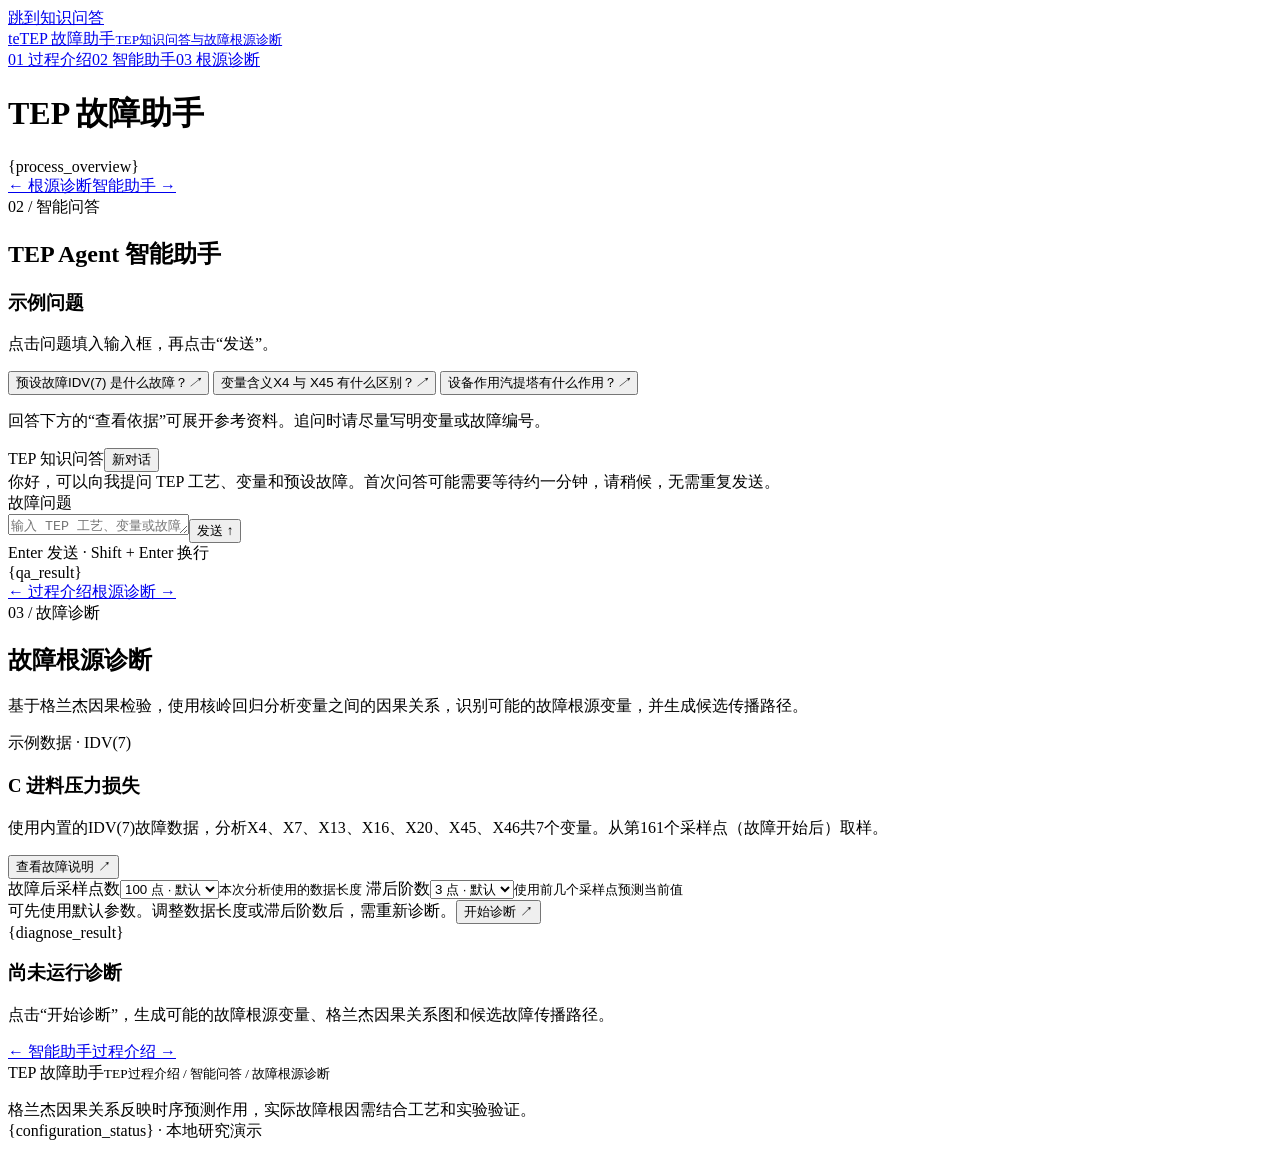
<file: web/index.html>
<!doctype html>
<html lang="zh-CN"><head><meta charset="utf-8"><meta name="viewport" content="width=device-width,initial-scale=1">
<title>TEP 故障助手 · 工艺、知识与诊断</title>
<style>{process_css}
{ui_css}</style></head><body>
<a class="skip-link" href="#knowledge">跳到知识问答</a>
<header class="app-header"><div class="header-inner">
<a class="brand" href="#tep-process" aria-label="TEP故障助手，返回TEP过程介绍"><span class="brand-symbol" aria-hidden="true">t<span>e</span></span><span>TEP 故障助手<small>TEP知识问答与故障根源诊断</small></span></a>
<nav class="main-nav" role="tablist" aria-label="主要工作区"><a id="tab-process" href="#tep-process" role="tab" aria-controls="process-panel" aria-selected="true"><span>01</span> 过程介绍</a><a id="tab-knowledge" href="#knowledge" role="tab" aria-controls="knowledge" aria-selected="false" tabindex="-1"><span>02</span> 智能助手</a><a id="tab-diagnosis" href="#diagnosis" role="tab" aria-controls="diagnosis" aria-selected="false" tabindex="-1"><span>03</span> 根源诊断</a></nav>
</div></header>
<main>
<h1 class="sr-only">TEP 故障助手</h1>
<section id="process-panel" class="tab-panel" role="tabpanel" aria-labelledby="tab-process">{process_overview}
<nav class="page-navigation" aria-label="切换功能"><a href="#diagnosis"><span aria-hidden="true">←</span> 根源诊断</a><a href="#knowledge">智能助手 <span aria-hidden="true">→</span></a></nav>
</section>
<section id="knowledge" class="workspace tab-panel" role="tabpanel" aria-labelledby="tab-knowledge">
<div class="knowledge-layout">
<aside class="knowledge-guide"><div class="section-heading"><div><span class="eyebrow">02 / 智能问答</span><h2 id="knowledge-title">TEP Agent 智能助手</h2></div></div><h3>示例问题</h3><p class="guide-note">点击问题填入输入框，再点击“发送”。</p>
<div class="question-examples" aria-label="示例问题">
<button type="button" data-question="IDV(7)是什么故障？"><span>预设故障</span>IDV(7) 是什么故障？<i aria-hidden="true">↗</i></button>
<button type="button" data-question="X4与X45有什么区别？"><span>变量含义</span>X4 与 X45 有什么区别？<i aria-hidden="true">↗</i></button>
<button type="button" data-question="汽提塔有什么作用？"><span>设备作用</span>汽提塔有什么作用？<i aria-hidden="true">↗</i></button>
</div><p class="guide-note">回答下方的“查看依据”可展开参考资料。追问时请尽量写明变量或故障编号。</p></aside>
<section class="chat card" aria-label="故障知识聊天">
<div class="chat-toolbar"><span><i class="quiet-dot" aria-hidden="true"></i> TEP 知识问答</span><button type="button" id="reset-chat" class="quiet-button">新对话</button></div>
<div id="chat-log" class="chat-log" role="log" aria-live="polite" aria-relevant="additions text">
<div class="message assistant">你好，可以向我提问 TEP 工艺、变量和预设故障。首次问答可能需要等待约一分钟，请稍候，无需重复发送。</div>
</div>
<form id="question-form" class="composer" method="post" action="/ask#fallback-result">
<label class="sr-only" for="question-input">故障问题</label>
<div class="composer-row"><textarea id="question-input" name="question" rows="1" maxlength="500" required placeholder="输入 TEP 工艺、变量或故障问题…" aria-label="故障问题"></textarea><button type="submit" class="primary-button">发送 <span aria-hidden="true">↑</span></button></div>
<div class="composer-footer"><span>Enter 发送 · Shift + Enter 换行</span></div>
</form>
</section></div><div id="fallback-result">{qa_result}</div>
<nav class="page-navigation" aria-label="切换功能"><a href="#tep-process"><span aria-hidden="true">←</span> 过程介绍</a><a href="#diagnosis">根源诊断 <span aria-hidden="true">→</span></a></nav>
</section>
<section id="diagnosis" class="workspace tab-panel" role="tabpanel" aria-labelledby="tab-diagnosis">
<div class="section-heading"><div><span class="eyebrow">03 / 故障诊断</span><h2 id="diagnosis-title">故障根源诊断</h2></div><p>基于格兰杰因果检验，使用核岭回归分析变量之间的因果关系，识别可能的故障根源变量，并生成候选传播路径。</p></div>
<div class="diagnosis-setup card"><div class="case-intro"><span class="case-tag">示例数据 · IDV(7)</span><h3>C 进料压力损失</h3><p>使用内置的IDV(7)故障数据，分析X4、X7、X13、X16、X20、X45、X46共7个变量。从第161个采样点（故障开始后）取样。</p><button class="text-button" type="button" data-question="IDV(7)是什么故障？">查看故障说明 <span aria-hidden="true">↗</span></button></div>
<form id="diagnose-form" method="post" action="/run#diagnose-output">
<div class="parameter-grid"><label>故障后采样点数<select name="samples"><option value="100" selected>100 点 · 默认</option><option value="200">200 点</option><option value="50">50 点</option></select><small>本次分析使用的数据长度</small></label>
<label>滞后阶数<select name="lag"><option value="3" selected>3 点 · 默认</option><option value="2">2 点</option><option value="1">1 点</option></select><small>使用前几个采样点预测当前值</small></label></div>
<div class="run-row"><span>可先使用默认参数。调整数据长度或滞后阶数后，需重新诊断。</span><button type="submit" class="primary-button">开始诊断 <span aria-hidden="true">↗</span></button></div>
</form></div>
<p id="diagnose-status" role="status" class="run-status" hidden></p>
<div id="diagnose-output" aria-live="polite" aria-busy="false" tabindex="-1">{diagnose_result}</div>
<div class="diagnose-empty" id="diagnose-empty"><div><h3>尚未运行诊断</h3><p>点击“开始诊断”，生成可能的故障根源变量、格兰杰因果关系图和候选故障传播路径。</p></div></div>
<nav class="page-navigation" aria-label="切换功能"><a href="#knowledge"><span aria-hidden="true">←</span> 智能助手</a><a href="#tep-process">过程介绍 <span aria-hidden="true">→</span></a></nav>
</section>
<footer class="app-footer"><span>TEP 故障助手<small>TEP过程介绍 / 智能问答 / 故障根源诊断</small></span><p>格兰杰因果关系反映时序预测作用，实际故障根因需结合工艺和实验验证。<br><span id="configuration-status">{configuration_status}</span> · 本地研究演示</p></footer>
</main><script>{process_js}
{ui_js}</script></body></html>
</file>
